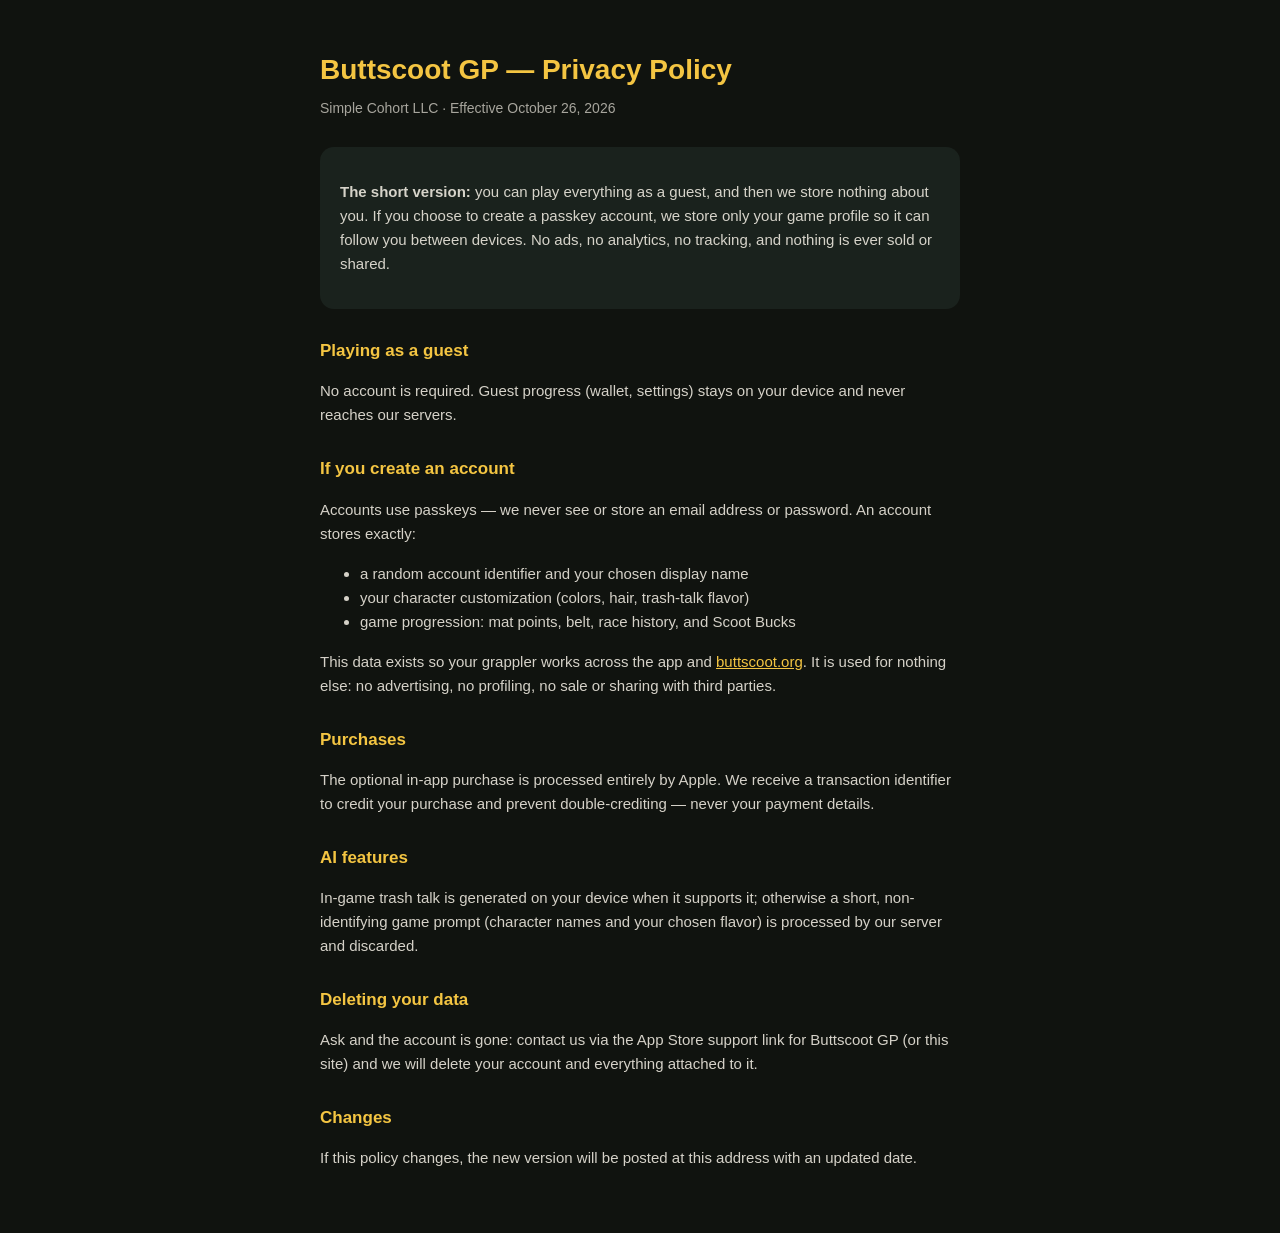
<file: public/privacy.html>
<!doctype html>
<html lang="en">
<head>
<meta charset="utf-8">
<meta name="viewport" content="width=device-width, initial-scale=1">
<title>Privacy — Buttscoot GP</title>
<style>
  :root { color-scheme: dark; }
  body {
    margin: 0; padding: 48px 20px; background: #10130f; color: #f3efe4;
    font-family: -apple-system, "Helvetica Neue", Arial, sans-serif; line-height: 1.6;
  }
  main { max-width: 640px; margin: 0 auto; }
  h1 { color: #f4c542; font-size: 28px; margin: 0 0 4px; }
  .sub { color: #f3efe4aa; font-size: 14px; margin-bottom: 28px; }
  h2 { color: #f4c542; font-size: 17px; margin: 28px 0 8px; }
  p, li { font-size: 15px; color: #f3efe4dd; }
  a { color: #f4c542; }
  .card { background: #1a221d; border-radius: 14px; padding: 18px 20px; margin: 18px 0; }
</style>
</head>
<body>
<main>
  <h1>Buttscoot GP — Privacy Policy</h1>
  <div class="sub">Simple Cohort LLC · Effective October 26, 2026</div>

  <div class="card">
    <p><strong>The short version:</strong> you can play everything as a guest, and
    then we store nothing about you. If you choose to create a passkey account,
    we store only your game profile so it can follow you between devices. No
    ads, no analytics, no tracking, and nothing is ever sold or shared.</p>
  </div>

  <h2>Playing as a guest</h2>
  <p>No account is required. Guest progress (wallet, settings) stays on your
  device and never reaches our servers.</p>

  <h2>If you create an account</h2>
  <p>Accounts use passkeys — we never see or store an email address or
  password. An account stores exactly:</p>
  <ul>
    <li>a random account identifier and your chosen display name</li>
    <li>your character customization (colors, hair, trash-talk flavor)</li>
    <li>game progression: mat points, belt, race history, and Scoot Bucks</li>
  </ul>
  <p>This data exists so your grappler works across the app and
  <a href="https://buttscoot.org">buttscoot.org</a>. It is used for nothing
  else: no advertising, no profiling, no sale or sharing with third parties.</p>

  <h2>Purchases</h2>
  <p>The optional in-app purchase is processed entirely by Apple. We receive a
  transaction identifier to credit your purchase and prevent double-crediting —
  never your payment details.</p>

  <h2>AI features</h2>
  <p>In-game trash talk is generated on your device when it supports it;
  otherwise a short, non-identifying game prompt (character names and your
  chosen flavor) is processed by our server and discarded.</p>

  <h2>Deleting your data</h2>
  <p>Ask and the account is gone: contact us via the App Store support link for
  Buttscoot GP (or this site) and we will delete your account and everything
  attached to it.</p>

  <h2>Changes</h2>
  <p>If this policy changes, the new version will be posted at this address
  with an updated date.</p>
</main>
</body>
</html>
</file>
